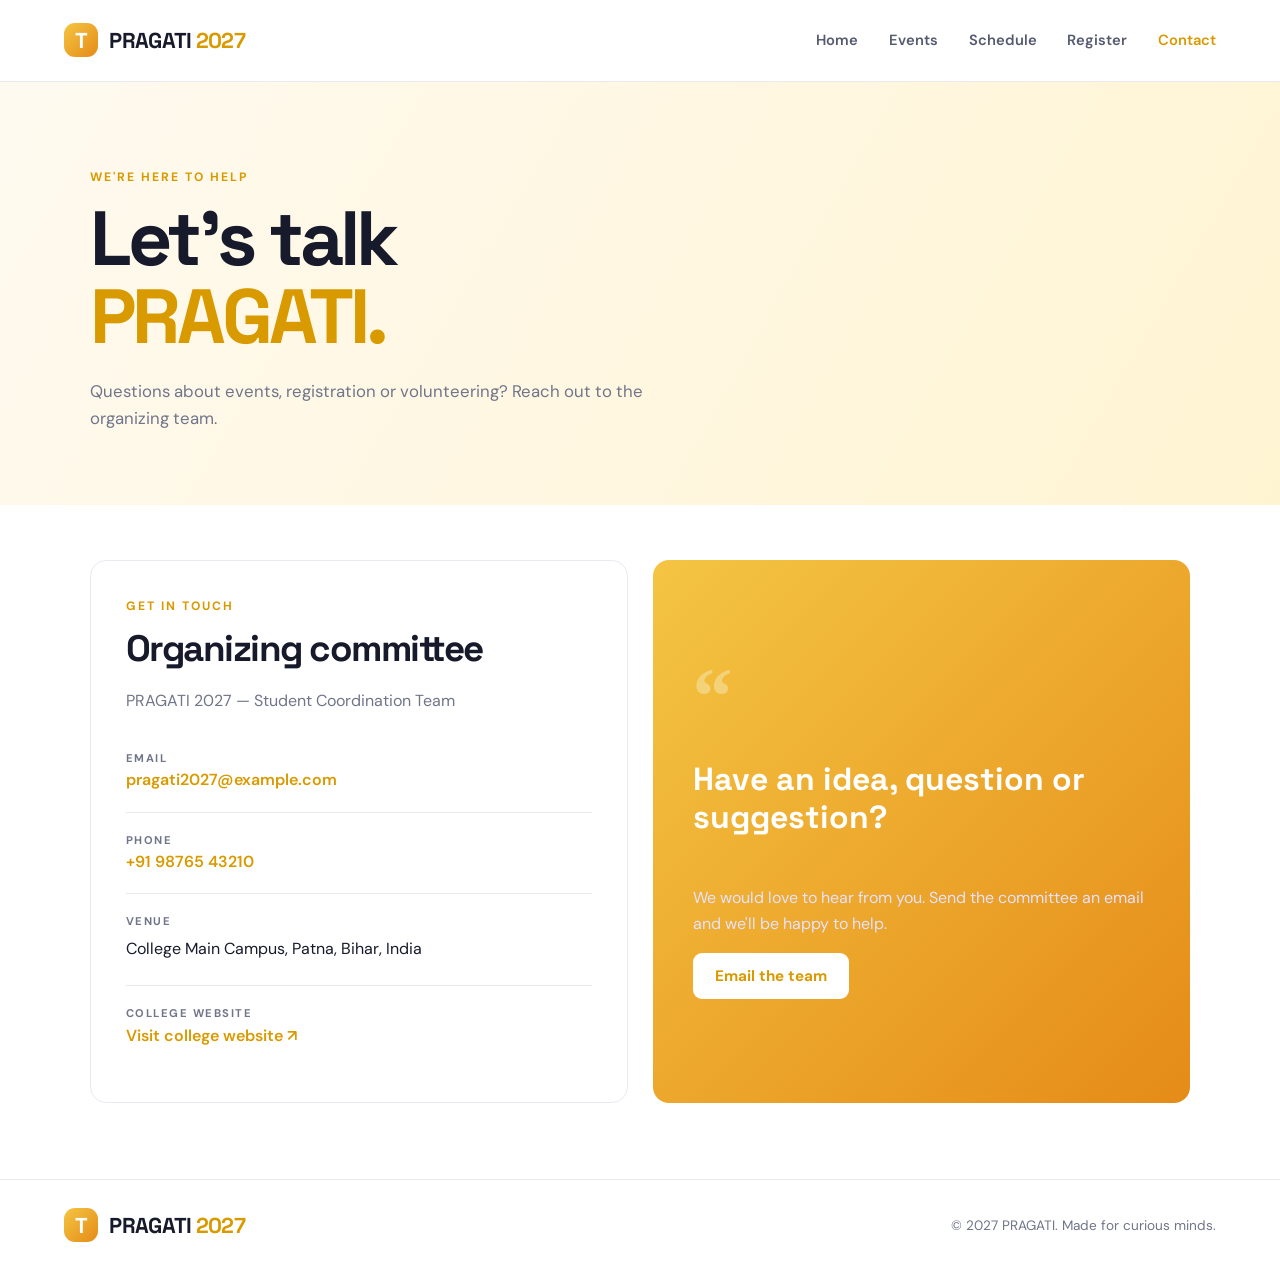
<file: contact.html>
<!DOCTYPE html>
<html lang="en">
<head>
  <meta charset="UTF-8">
  <meta name="viewport" content="width=device-width, initial-scale=1.0">
  <title>PRAGATI 2027 | Contact</title>
  <link rel="stylesheet" href="style.css">
</head>
<body>
  <header class="site-header">
    <a class="brand" href="index.html"><span class="brand-mark">T</span> PRAGATI <span>2027</span></a>
    <nav aria-label="Main navigation">
      <a href="index.html">Home</a><a href="events.html">Events</a><a href="schedule.html">Schedule</a><a href="register.html">Register</a><a class="active" href="contact.html">Contact</a>
    </nav>
  </header>
  <main class="page-wrap">
    <section class="page-hero"><p class="eyebrow">WE'RE HERE TO HELP</p><h1>Let's talk<br><span>PRAGATI.</span></h1><p>Questions about events, registration or volunteering? Reach out to the organizing team.</p></section>
    <section class="section contact-grid">
      <div class="contact-panel"><p class="eyebrow">GET IN TOUCH</p><h2>Organizing committee</h2><p class="muted">PRAGATI 2027 — Student Coordination Team</p>
        <div class="contact-item"><small>EMAIL</small><a href="mailto:pragati2027@example.com">pragati2027@example.com</a></div>
        <div class="contact-item"><small>PHONE</small><a href="tel:+919876543210">+91 98765 43210</a></div>
        <div class="contact-item"><small>VENUE</small><p>College Main Campus, Patna, Bihar, India</p></div>
        <div class="contact-item"><small>COLLEGE WEBSITE</small><a href="https://www.example.com" target="_blank" rel="noopener noreferrer">Visit college website ↗</a></div>
      </div>
      <aside class="contact-aside"><span class="big-quote">“</span><h3>Have an idea, question or suggestion?</h3><p>We would love to hear from you. Send the committee an email and we'll be happy to help.</p><a class="button button-light" href="mailto:pragati2027@example.com">Email the team</a></aside>
    </section>
  </main>
  <footer><a class="brand" href="index.html"><span class="brand-mark">T</span> PRAGATI <span>2027</span></a><p>© 2027 PRAGATI. Made for curious minds.</p></footer>
</body>
</html>
</file>
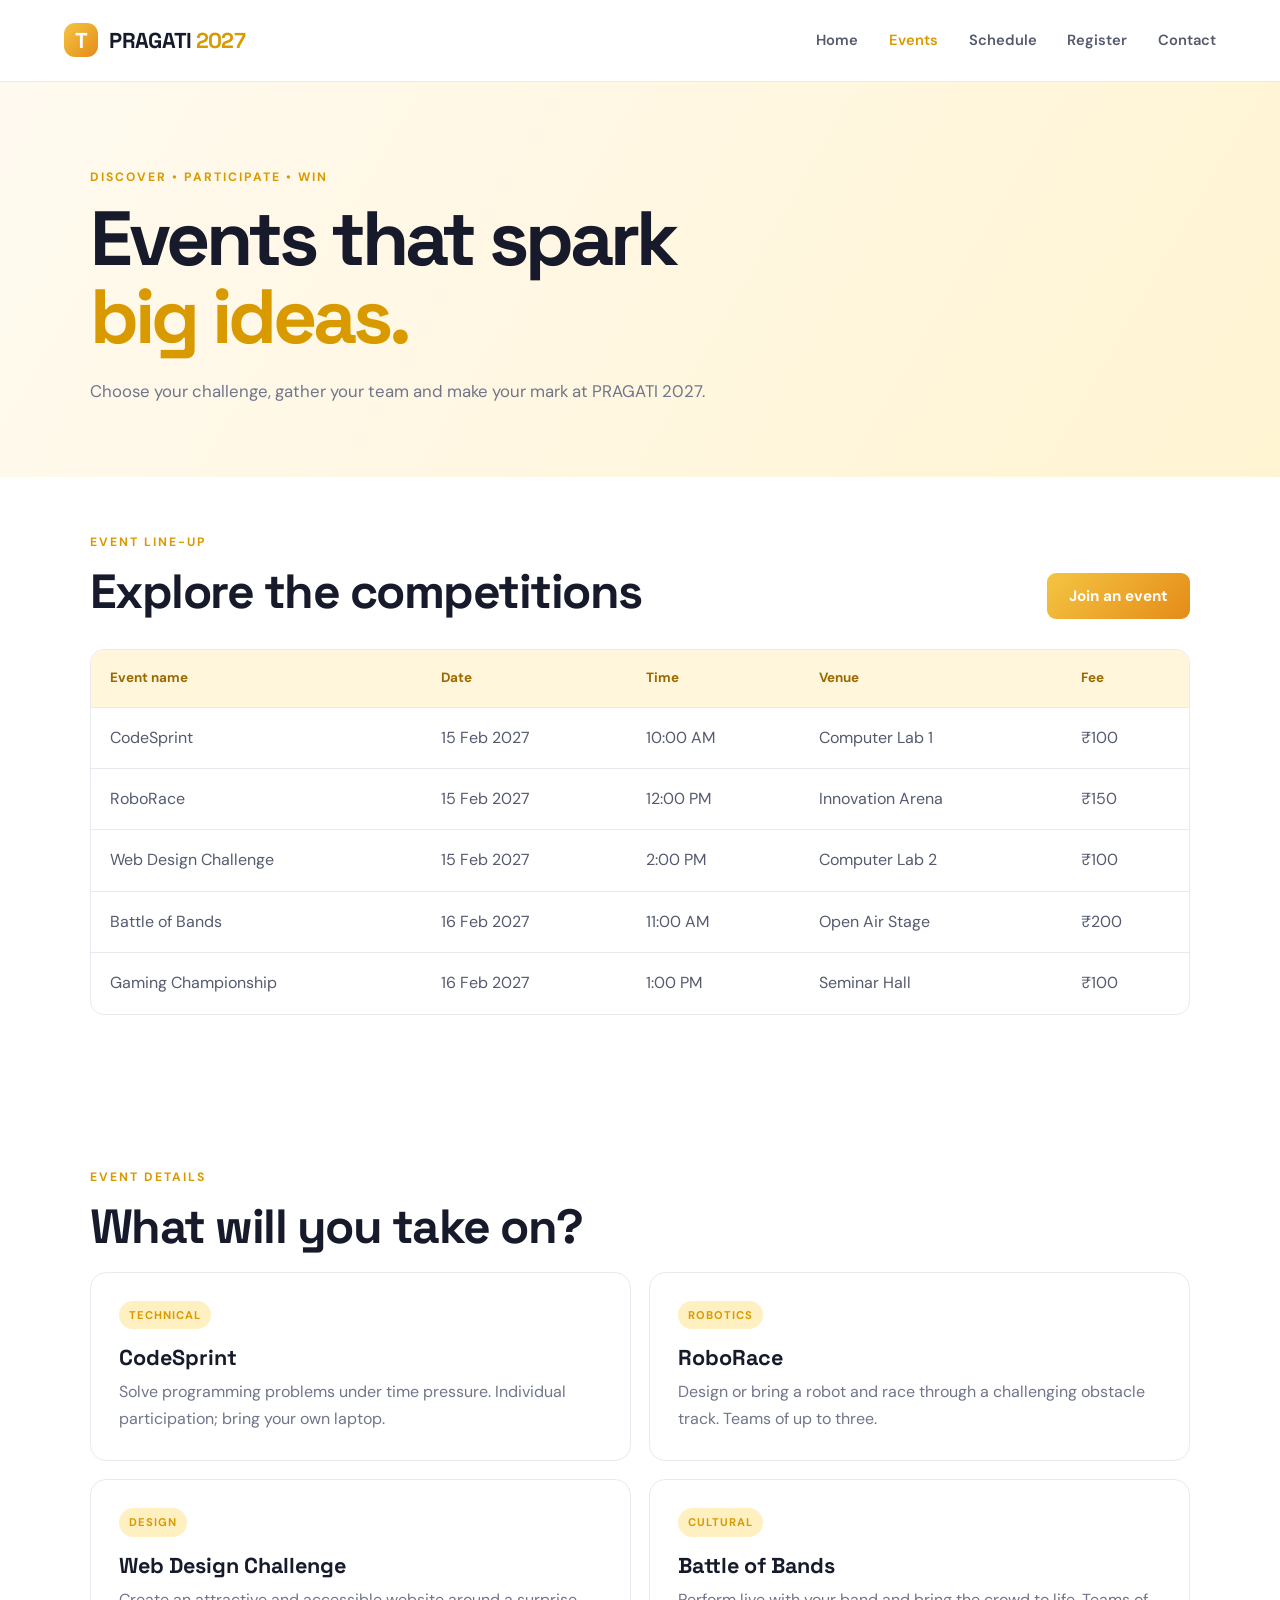
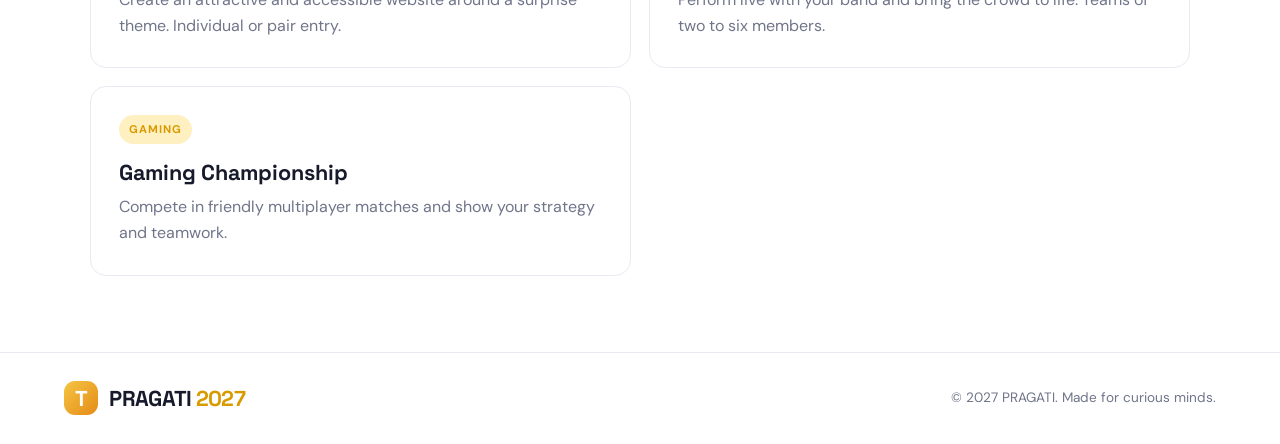
<file: events.html>
<!DOCTYPE html>
<html lang="en">
<head>
  <meta charset="UTF-8">
  <meta name="viewport" content="width=device-width, initial-scale=1.0">
  <title>PRAGATI 2027 | Events</title>
  <link rel="stylesheet" href="style.css">
</head>
<body>
  <header class="site-header">
    <a class="brand" href="index.html"><span class="brand-mark">T</span> PRAGATI <span>2027</span></a>
    <nav aria-label="Main navigation">
      <a href="index.html">Home</a><a class="active" href="events.html">Events</a><a href="schedule.html">Schedule</a><a href="register.html">Register</a><a href="contact.html">Contact</a>
    </nav>
  </header>
  <main class="page-wrap">
    <section class="page-hero"><p class="eyebrow">DISCOVER • PARTICIPATE • WIN</p><h1>Events that spark<br><span>big ideas.</span></h1><p>Choose your challenge, gather your team and make your mark at PRAGATI 2027.</p></section>
    <section class="section">
      <div class="section-heading"><div><p class="eyebrow">EVENT LINE-UP</p><h2>Explore the competitions</h2></div><a class="button" href="register.html">Join an event</a></div>
      <div class="table-wrap">
        <table>
          <thead><tr><th>Event name</th><th>Date</th><th>Time</th><th>Venue</th><th>Fee</th></tr></thead>
          <tbody>
            <tr><td>CodeSprint</td><td>15 Feb 2027</td><td>10:00 AM</td><td>Computer Lab 1</td><td>₹100</td></tr>
            <tr><td>RoboRace</td><td>15 Feb 2027</td><td>12:00 PM</td><td>Innovation Arena</td><td>₹150</td></tr>
            <tr><td>Web Design Challenge</td><td>15 Feb 2027</td><td>2:00 PM</td><td>Computer Lab 2</td><td>₹100</td></tr>
            <tr><td>Battle of Bands</td><td>16 Feb 2027</td><td>11:00 AM</td><td>Open Air Stage</td><td>₹200</td></tr>
            <tr><td>Gaming Championship</td><td>16 Feb 2027</td><td>1:00 PM</td><td>Seminar Hall</td><td>₹100</td></tr>
          </tbody>
        </table>
      </div>
    </section>
    <section class="section">
      <p class="eyebrow">EVENT DETAILS</p><h2>What will you take on?</h2>
      <div class="card-grid two">
        <article class="detail-card"><span class="tag">TECHNICAL</span><h3>CodeSprint</h3><p>Solve programming problems under time pressure. Individual participation; bring your own laptop.</p></article>
        <article class="detail-card"><span class="tag">ROBOTICS</span><h3>RoboRace</h3><p>Design or bring a robot and race through a challenging obstacle track. Teams of up to three.</p></article>
        <article class="detail-card"><span class="tag">DESIGN</span><h3>Web Design Challenge</h3><p>Create an attractive and accessible website around a surprise theme. Individual or pair entry.</p></article>
        <article class="detail-card"><span class="tag">CULTURAL</span><h3>Battle of Bands</h3><p>Perform live with your band and bring the crowd to life. Teams of two to six members.</p></article>
        <article class="detail-card"><span class="tag">GAMING</span><h3>Gaming Championship</h3><p>Compete in friendly multiplayer matches and show your strategy and teamwork.</p></article>
      </div>
    </section>
  </main>
  <footer><a class="brand" href="index.html"><span class="brand-mark">T</span> PRAGATI <span>2027</span></a><p>© 2027 PRAGATI. Made for curious minds.</p></footer>
</body>
</html>
</file>
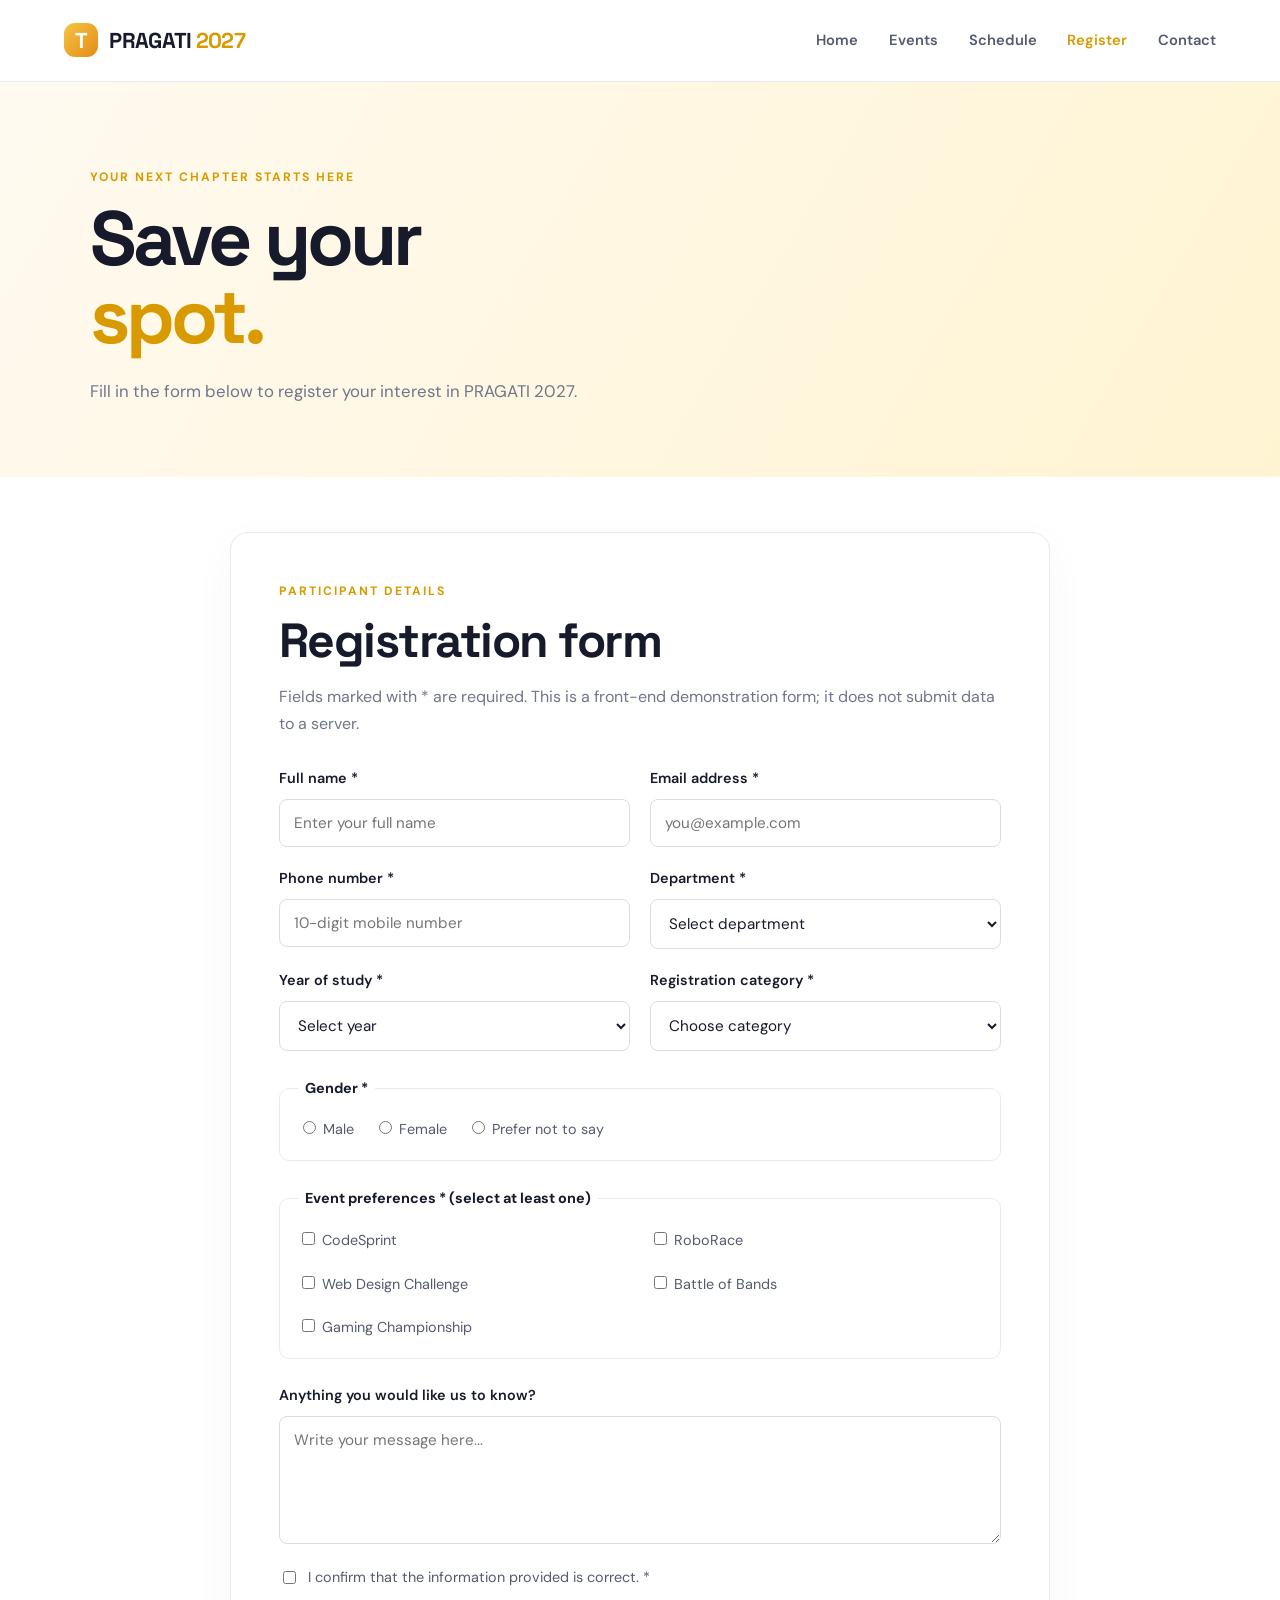
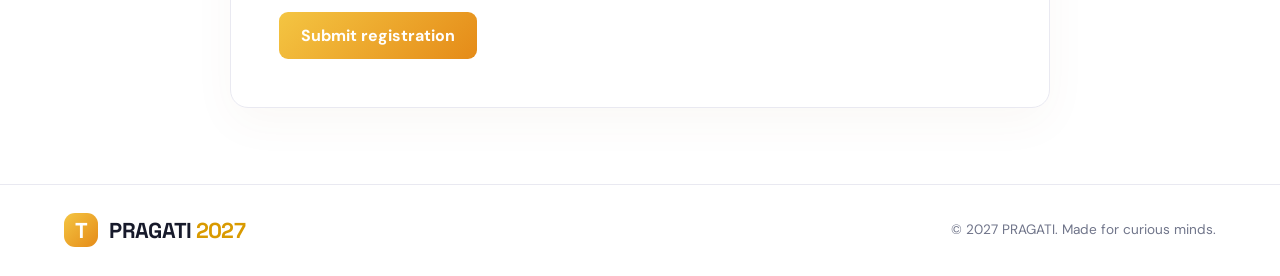
<file: register.html>
<!DOCTYPE html>
<html lang="en">
<head>
  <meta charset="UTF-8">
  <meta name="viewport" content="width=device-width, initial-scale=1.0">
  <title>PRAGATI 2027 | Registration</title>
  <link rel="stylesheet" href="style.css">
</head>
<body>
  <header class="site-header">
    <a class="brand" href="index.html"><span class="brand-mark">T</span> PRAGATI <span>2027</span></a>
    <nav aria-label="Main navigation">
      <a href="index.html">Home</a><a href="events.html">Events</a><a href="schedule.html">Schedule</a><a class="active" href="register.html">Register</a><a href="contact.html">Contact</a>
    </nav>
  </header>
  <main class="page-wrap">
    <section class="page-hero"><p class="eyebrow">YOUR NEXT CHAPTER STARTS HERE</p><h1>Save your<br><span>spot.</span></h1><p>Fill in the form below to register your interest in PRAGATI 2027.</p></section>
    <section class="section form-section">
      <form action="#" method="get">
        <div class="form-heading"><p class="eyebrow">PARTICIPANT DETAILS</p><h2>Registration form</h2><p class="muted">Fields marked with * are required. This is a front-end demonstration form; it does not submit data to a server.</p></div>
        <div class="form-grid">
          <label>Full name *<input type="text" name="fullName" placeholder="Enter your full name" minlength="2" required></label>
          <label>Email address *<input type="email" name="email" placeholder="you@example.com" required></label>
          <label>Phone number *<input type="tel" name="phone" placeholder="10-digit mobile number" pattern="[6-9][0-9]{9}" title="Enter a valid 10-digit Indian mobile number" required></label>
          <label>Department *<select name="department" required><option value="">Select department</option><option>Computer Science</option><option>Electronics</option><option>Mechanical</option><option>Electrical</option><option>Management</option><option>Other</option></select></label>
          <label>Year of study *<select name="year" required><option value="">Select year</option><option>1st Year</option><option>2nd Year</option><option>3rd Year</option><option>4th Year</option></select></label>
          <label>Registration category *<select name="category" required><option value="">Choose category</option><option>Student</option><option>Team</option><option>Guest</option></select></label>
        </div>
        <fieldset><legend>Gender *</legend><div class="choice-row"><label><input type="radio" name="gender" value="Male" required> Male</label><label><input type="radio" name="gender" value="Female"> Female</label><label><input type="radio" name="gender" value="Prefer not to say"> Prefer not to say</label></div></fieldset>
        <fieldset><legend>Event preferences * (select at least one)</legend><div class="choice-grid">
          <label><input type="checkbox" name="events" value="CodeSprint"> CodeSprint</label>
          <label><input type="checkbox" name="events" value="RoboRace"> RoboRace</label>
          <label><input type="checkbox" name="events" value="Web Design Challenge"> Web Design Challenge</label>
          <label><input type="checkbox" name="events" value="Battle of Bands"> Battle of Bands</label>
          <label><input type="checkbox" name="events" value="Gaming Championship"> Gaming Championship</label>
        </div></fieldset>
        <label class="full-label">Anything you would like us to know?<textarea name="message" rows="5" placeholder="Write your message here..."></textarea></label>
        <label class="terms"><input type="checkbox" name="terms" required> I confirm that the information provided is correct. *</label>
        <button class="button submit-button" type="submit">Submit registration</button>
      </form>
    </section>
  </main>
  <footer><a class="brand" href="index.html"><span class="brand-mark">T</span> PRAGATI <span>2027</span></a><p>© 2027 PRAGATI. Made for curious minds.</p></footer>
</body>
</html>
</file>
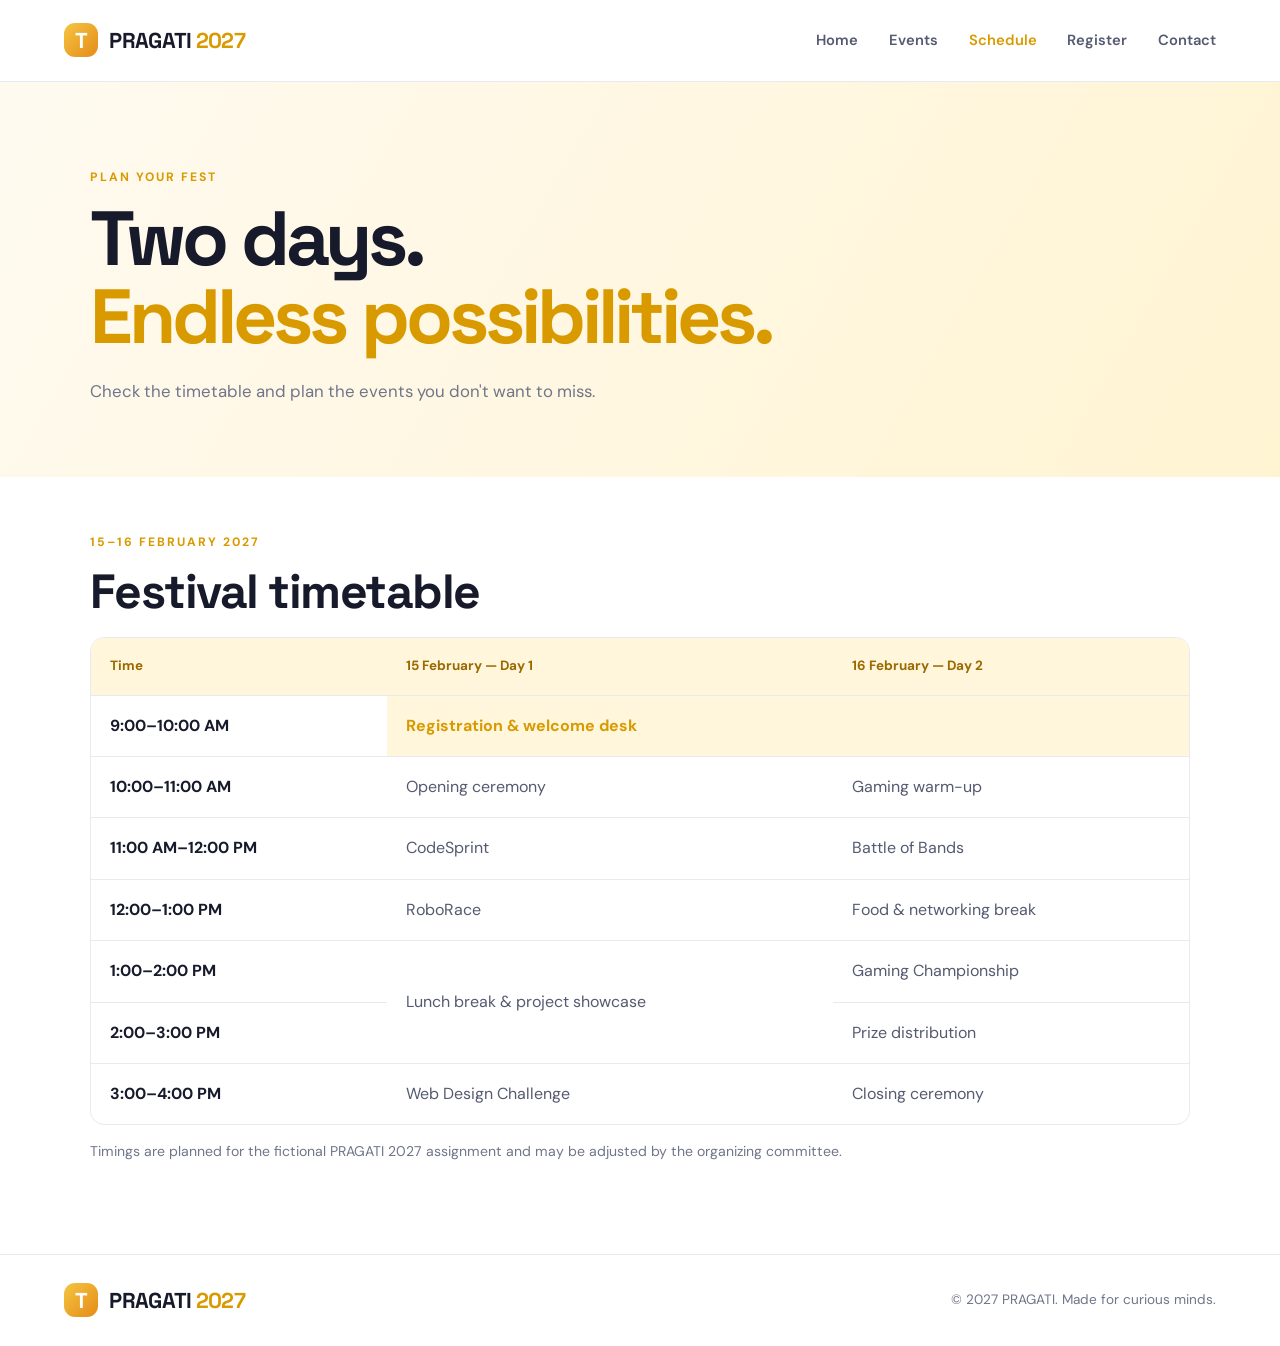
<file: schedule.html>
<!DOCTYPE html>
<html lang="en">
<head>
  <meta charset="UTF-8">
  <meta name="viewport" content="width=device-width, initial-scale=1.0">
  <title>PRAGATI 2027 | Schedule</title>
  <link rel="stylesheet" href="style.css">
</head>
<body>
  <header class="site-header">
    <a class="brand" href="index.html"><span class="brand-mark">T</span> PRAGATI <span>2027</span></a>
    <nav aria-label="Main navigation">
      <a href="index.html">Home</a><a href="events.html">Events</a><a class="active" href="schedule.html">Schedule</a><a href="register.html">Register</a><a href="contact.html">Contact</a>
    </nav>
  </header>
  <main class="page-wrap">
    <section class="page-hero"><p class="eyebrow">PLAN YOUR FEST</p><h1>Two days.<br><span>Endless possibilities.</span></h1><p>Check the timetable and plan the events you don't want to miss.</p></section>
    <section class="section">
      <p class="eyebrow">15–16 FEBRUARY 2027</p><h2>Festival timetable</h2>
      <div class="table-wrap">
        <table class="schedule-table">
          <thead><tr><th>Time</th><th>15 February — Day 1</th><th>16 February — Day 2</th></tr></thead>
          <tbody>
            <tr><th>9:00–10:00 AM</th><td colspan="2" class="highlight-cell">Registration & welcome desk</td></tr>
            <tr><th>10:00–11:00 AM</th><td>Opening ceremony</td><td>Gaming warm-up</td></tr>
            <tr><th>11:00 AM–12:00 PM</th><td>CodeSprint</td><td>Battle of Bands</td></tr>
            <tr><th>12:00–1:00 PM</th><td>RoboRace</td><td>Food & networking break</td></tr>
            <tr><th>1:00–2:00 PM</th><td rowspan="2">Lunch break & project showcase</td><td>Gaming Championship</td></tr>
            <tr><th>2:00–3:00 PM</th><td>Prize distribution</td></tr>
            <tr><th>3:00–4:00 PM</th><td>Web Design Challenge</td><td>Closing ceremony</td></tr>
          </tbody>
        </table>
      </div>
      <p class="notice">Timings are planned for the fictional PRAGATI 2027 assignment and may be adjusted by the organizing committee.</p>
    </section>
  </main>
  <footer><a class="brand" href="index.html"><span class="brand-mark">T</span> PRAGATI <span>2027</span></a><p>© 2027 PRAGATI. Made for curious minds.</p></footer>
</body>
</html>
</file>
<file: style.css>
@import url('https://fonts.googleapis.com/css2?family=DM+Sans:wght@400;500;600;700&family=Space+Grotesk:wght@400;500;600;700&display=swap');
:root{--ink:#171a2b;--muted:#70758a;--purple:#d99a00;--pink:#f07832;--line:#e9e9f1;--pale:#fff8e6;--white:#fff}
*{box-sizing:border-box}html{scroll-behavior:smooth}body{margin:0;background:#fff;color:var(--ink);font-family:'DM Sans',Arial,sans-serif;line-height:1.65}a{color:inherit;text-decoration:none}.site-header{min-height:82px;padding:16px max(5vw,24px);display:flex;align-items:center;justify-content:space-between;gap:24px;border-bottom:1px solid var(--line);background:#fff}.brand{font-family:'Space Grotesk',sans-serif;font-size:1.35rem;font-weight:700;letter-spacing:-.7px;white-space:nowrap}.brand>span:last-child{color:var(--purple)}.brand-mark{display:inline-grid;place-items:center;width:34px;height:34px;margin-right:7px;border-radius:11px;background:linear-gradient(135deg,#f4c542,#e58b18);color:#fff}.site-header nav{display:flex;gap:clamp(12px,2.4vw,32px);flex-wrap:wrap}.site-header nav a{font-size:.92rem;color:#555a70;font-weight:600}.site-header nav a:hover,.site-header nav a.active{color:var(--purple)}.hero{min-height:610px;padding:76px max(7vw,28px);display:grid;grid-template-columns:1.05fr .95fr;align-items:center;gap:35px;background:radial-gradient(circle at 80% 45%,#fff0bd 0,transparent 36%),linear-gradient(120deg,#fffaf0,#fff)}.hero-content{max-width:610px}.eyebrow{margin:0 0 12px;color:var(--purple);font-size:.76rem;font-weight:700;letter-spacing:2px}.hero h1,.page-hero h1{margin:0;font:700 clamp(3.2rem,7vw,6rem)/1.02 'Space Grotesk',sans-serif;letter-spacing:-4px}.hero h1 span,.page-hero h1 span{color:var(--purple)}.hero-copy{max-width:540px;margin:25px 0;color:var(--muted);font-size:1.08rem}.hero-actions{display:flex;gap:12px;flex-wrap:wrap}.button{display:inline-block;border:0;border-radius:9px;padding:13px 22px;background:linear-gradient(135deg,#f4c542,#e58b18);color:#fff;font:700 .95rem 'DM Sans',sans-serif;cursor:pointer}.button:hover{background:#b87900}.button-outline{background:transparent;color:var(--purple);border:1px solid #f3d27a}.event-meta{display:flex;gap:45px;margin-top:42px}.event-meta strong,.event-meta small{display:block}.event-meta strong{font-size:.95rem}.event-meta small{color:var(--muted);font-size:.8rem}.hero-art{position:relative}.hero-art img{display:block;width:100%;max-width:540px;margin:auto}.floating-note{position:absolute;right:0;bottom:8%;padding:14px 18px;background:#fff;border:1px solid var(--line);border-radius:12px;box-shadow:0 15px 40px #7a4a0018;font-weight:600}.floating-note b{color:var(--pink);margin-left:10px}.section{padding:76px max(7vw,28px)}.intro-grid{display:grid;grid-template-columns:1fr 1fr;gap:40px;align-items:center;border-bottom:1px solid var(--line)}h2{font:700 clamp(2rem,4vw,3rem)/1.15 'Space Grotesk',sans-serif;letter-spacing:-1.5px;margin:0 0 18px}.muted{color:var(--muted)}.intro-grid .muted{font-size:1.05rem;max-width:540px}.section-heading{display:flex;justify-content:space-between;align-items:end;gap:20px;margin-bottom:30px}.section-heading h2{margin-bottom:0}.text-link{color:var(--purple);font-weight:700}.card-grid{display:grid;gap:18px}.card-grid.three{grid-template-columns:repeat(3,1fr)}.card-grid.two{grid-template-columns:repeat(2,1fr)}.feature-card,.detail-card{padding:28px;border:1px solid var(--line);border-radius:16px;background:#fff}.feature-card h3,.detail-card h3{font:700 1.35rem 'Space Grotesk',sans-serif;margin:25px 0 8px}.feature-card p,.detail-card p{margin:0;color:var(--muted)}.card-number{color:var(--pink);font-weight:700}.video-section{display:grid;grid-template-columns:.8fr 1.2fr;gap:50px;align-items:center;background:var(--pale)}video{width:100%;border-radius:16px;background:#171a2b}.page-wrap{min-height:65vh}.page-hero{padding:85px max(7vw,28px) 55px;background:linear-gradient(120deg,#fffaf0,#fff4d2)}.page-hero h1{font-size:clamp(3rem,6vw,5rem)}.page-hero>p:last-child{max-width:620px;color:var(--muted);font-size:1.05rem;margin-top:22px}.page-hero+.section{padding-top:55px}.table-wrap{overflow-x:auto;border:1px solid var(--line);border-radius:14px}table{width:100%;border-collapse:collapse;min-width:680px;text-align:left}th,td{padding:17px 19px;border-bottom:1px solid var(--line)}thead th{background:#fff6dc;color:#9b6900;font-size:.84rem}tbody tr:last-child td,tbody tr:last-child th{border-bottom:0}tbody tr:hover{background:#fcfbff}td{color:#555a70}.tag{display:inline-block;padding:5px 10px;border-radius:30px;background:#fff0c2;color:var(--purple);font-size:.7rem;font-weight:700;letter-spacing:1px}.detail-card h3{margin:15px 0 8px}.highlight-cell{background:#fff6dc;color:var(--purple);font-weight:700}.notice{color:var(--muted);font-size:.88rem;margin-top:15px}.form-section{max-width:1000px;margin:0 auto}.form-section form{padding:clamp(22px,5vw,48px);border:1px solid var(--line);border-radius:18px;box-shadow:0 15px 45px #7a4a000a}.form-heading{margin-bottom:30px}.form-heading h2{margin-bottom:8px}.form-grid{display:grid;grid-template-columns:1fr 1fr;gap:20px}.form-grid label,.full-label{display:flex;flex-direction:column;gap:8px;font-weight:600;font-size:.9rem}input:not([type=radio]):not([type=checkbox]),select,textarea{width:100%;padding:13px 14px;border:1px solid #dcdce8;border-radius:8px;background:#fff;color:var(--ink);font:400 .95rem 'DM Sans',sans-serif}input:focus,select:focus,textarea:focus{outline:2px solid #f3d27a;border-color:var(--purple)}fieldset{margin:26px 0 0;padding:18px;border:1px solid var(--line);border-radius:10px}legend{padding:0 7px;font-weight:700;font-size:.9rem}.choice-row,.choice-grid{display:flex;gap:20px;flex-wrap:wrap}.choice-grid{display:grid;grid-template-columns:repeat(2,1fr)}.choice-row label,.choice-grid label,.terms{font-size:.9rem;color:#555a70}.full-label{margin-top:25px}.terms{display:flex;gap:9px;align-items:center;margin:22px 0}.submit-button{font-size:1rem}.contact-grid{display:grid;grid-template-columns:1fr 1fr;gap:25px}.contact-panel{padding:35px;border:1px solid var(--line);border-radius:16px}.contact-panel h2{font-size:2.3rem}.contact-item{padding:18px 0;border-bottom:1px solid var(--line)}.contact-item:last-child{border:0}.contact-item small{display:block;color:var(--muted);font-size:.7rem;letter-spacing:1.5px;font-weight:700}.contact-item a{color:var(--purple);font-weight:600}.contact-item p{margin:5px 0}.contact-aside{padding:40px;border-radius:16px;background:linear-gradient(135deg,#f4c542,#e58b18);color:#fff;display:flex;flex-direction:column;align-items:flex-start;justify-content:center}.contact-aside .big-quote{font:700 5rem Georgia;line-height:.8;color:#f3d27a}.contact-aside h3{font:700 2rem/1.2 'Space Grotesk',sans-serif}.contact-aside p{color:#e5e1ff}.button-light{background:#fff;color:var(--purple)}footer{padding:28px max(5vw,24px);display:flex;justify-content:space-between;align-items:center;gap:20px;border-top:1px solid var(--line)}footer p{color:var(--muted);font-size:.85rem;margin:0}
@media(max-width:800px){.site-header{align-items:flex-start;flex-direction:column}.site-header nav{gap:12px 20px}.hero{grid-template-columns:1fr;padding-top:55px}.hero-art{max-width:500px;margin:auto}.intro-grid,.video-section,.contact-grid{grid-template-columns:1fr}.card-grid.three{grid-template-columns:1fr}.section-heading{align-items:flex-start;flex-direction:column}}
@media(max-width:560px){.hero h1,.page-hero h1{letter-spacing:-2px}.event-meta{gap:20px;flex-wrap:wrap}.card-grid.two,.form-grid,.choice-grid{grid-template-columns:1fr}.section{padding-top:55px;padding-bottom:55px}.page-hero{padding-top:60px}footer{align-items:flex-start;flex-direction:column}.site-header nav a{font-size:.85rem}}
</file>
